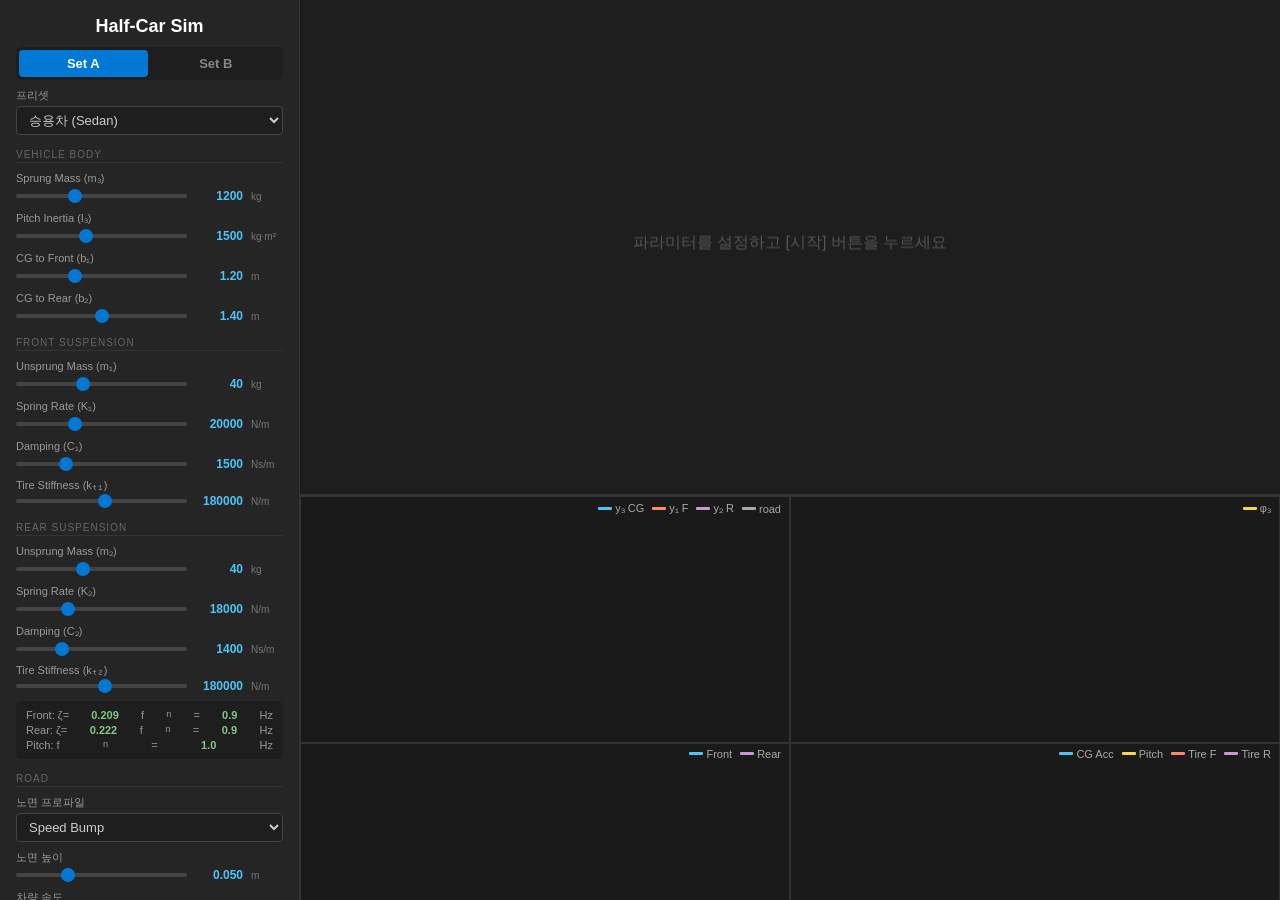
<file: half_car_sim/index.html>
<!DOCTYPE html>
<html lang="ko">
<head>
  <meta charset="UTF-8">
  <meta name="viewport" content="width=device-width, initial-scale=1.0">
  <title>Half-Car Suspension Simulator</title>
  <link rel="stylesheet" href="css/style.css">
</head>
<body>
  <div id="app">
    <!-- Left Panel -->
    <aside id="panel">
      <h1>Half-Car Sim</h1>

      <!-- Config Set Tabs -->
      <div class="config-tabs">
        <button class="config-tab active" data-set="A">Set A</button>
        <button class="config-tab" data-set="B">Set B</button>
      </div>

      <!-- Preset -->
      <div class="param-group">
        <label>프리셋</label>
        <select id="preset-select">
          <option value="sedan">승용차 (Sedan)</option>
          <option value="suv">SUV</option>
          <option value="sports">스포츠카</option>
          <option value="custom">사용자 정의</option>
        </select>
      </div>

      <!-- Vehicle Body -->
      <div class="section-header">Vehicle Body</div>
      <div class="param-group">
        <label>Sprung Mass (m₃)</label>
        <div class="slider-row">
          <input type="range" id="param-m3" min="800" max="2000" step="50" value="1200">
          <span class="param-val" id="val-m3">1200</span><span class="unit">kg</span>
        </div>
      </div>
      <div class="param-group">
        <label>Pitch Inertia (I₃)</label>
        <div class="slider-row">
          <input type="range" id="param-I3" min="500" max="3000" step="50" value="1500">
          <span class="param-val" id="val-I3">1500</span><span class="unit">kg·m²</span>
        </div>
      </div>
      <div class="param-group">
        <label>CG to Front (b₁)</label>
        <div class="slider-row">
          <input type="range" id="param-b1" min="0.8" max="2.0" step="0.05" value="1.2">
          <span class="param-val" id="val-b1">1.20</span><span class="unit">m</span>
        </div>
      </div>
      <div class="param-group">
        <label>CG to Rear (b₂)</label>
        <div class="slider-row">
          <input type="range" id="param-b2" min="0.8" max="2.0" step="0.05" value="1.4">
          <span class="param-val" id="val-b2">1.40</span><span class="unit">m</span>
        </div>
      </div>

      <!-- Front Suspension -->
      <div class="section-header">Front Suspension</div>
      <div class="param-group">
        <label>Unsprung Mass (m₁)</label>
        <div class="slider-row">
          <input type="range" id="param-m1" min="15" max="80" step="1" value="40">
          <span class="param-val" id="val-m1">40</span><span class="unit">kg</span>
        </div>
      </div>
      <div class="param-group">
        <label>Spring Rate (K₁)</label>
        <div class="slider-row">
          <input type="range" id="param-K1" min="5000" max="50000" step="500" value="20000">
          <span class="param-val" id="val-K1">20000</span><span class="unit">N/m</span>
        </div>
      </div>
      <div class="param-group">
        <label>Damping (C₁)</label>
        <div class="slider-row">
          <input type="range" id="param-C1" min="200" max="5000" step="50" value="1500">
          <span class="param-val" id="val-C1">1500</span><span class="unit">Ns/m</span>
        </div>
      </div>
      <div class="param-group">
        <label>Tire Stiffness (kₜ₁)</label>
        <div class="slider-row">
          <input type="range" id="param-kt1" min="50000" max="300000" step="5000" value="180000">
          <span class="param-val" id="val-kt1">180000</span><span class="unit">N/m</span>
        </div>
      </div>

      <!-- Rear Suspension -->
      <div class="section-header">Rear Suspension</div>
      <div class="param-group">
        <label>Unsprung Mass (m₂)</label>
        <div class="slider-row">
          <input type="range" id="param-m2" min="15" max="80" step="1" value="40">
          <span class="param-val" id="val-m2">40</span><span class="unit">kg</span>
        </div>
      </div>
      <div class="param-group">
        <label>Spring Rate (K₂)</label>
        <div class="slider-row">
          <input type="range" id="param-K2" min="5000" max="50000" step="500" value="18000">
          <span class="param-val" id="val-K2">18000</span><span class="unit">N/m</span>
        </div>
      </div>
      <div class="param-group">
        <label>Damping (C₂)</label>
        <div class="slider-row">
          <input type="range" id="param-C2" min="200" max="5000" step="50" value="1400">
          <span class="param-val" id="val-C2">1400</span><span class="unit">Ns/m</span>
        </div>
      </div>
      <div class="param-group">
        <label>Tire Stiffness (kₜ₂)</label>
        <div class="slider-row">
          <input type="range" id="param-kt2" min="50000" max="300000" step="5000" value="180000">
          <span class="param-val" id="val-kt2">180000</span><span class="unit">N/m</span>
        </div>
      </div>

      <!-- Derived info -->
      <div class="derived-info">
        <div>Front: ζ=<strong id="zeta-f">0.000</strong> f<sub>n</sub>=<strong id="fn-f">0.0</strong>Hz</div>
        <div>Rear: ζ=<strong id="zeta-r">0.000</strong> f<sub>n</sub>=<strong id="fn-r">0.0</strong>Hz</div>
        <div>Pitch: f<sub>n</sub>=<strong id="fn-pitch">0.0</strong>Hz</div>
      </div>

      <!-- Road profile -->
      <div class="section-header">Road</div>
      <div class="param-group">
        <label>노면 프로파일</label>
        <select id="road-select">
          <option value="bump">Speed Bump</option>
          <option value="step">단차 (Step)</option>
          <option value="sine">Sine Wave</option>
          <option value="random">Random</option>
        </select>
      </div>
      <div class="param-group">
        <label>노면 높이</label>
        <div class="slider-row">
          <input type="range" id="param-road-h" min="0.01" max="0.15" step="0.005" value="0.05">
          <span class="param-val" id="val-road-h">0.050</span><span class="unit">m</span>
        </div>
      </div>
      <div class="param-group">
        <label>차량 속도</label>
        <div class="slider-row">
          <input type="range" id="param-speed" min="10" max="120" step="5" value="60">
          <span class="param-val" id="val-speed">60</span><span class="unit">km/h</span>
        </div>
      </div>

      <!-- Compare toggle -->
      <div class="param-group">
        <label class="checkbox-label">
          <input type="checkbox" id="compare-toggle">
          비교 모드 (Set A vs B)
        </label>
      </div>

      <!-- Controls -->
      <div class="controls">
        <button class="btn-primary" id="btn-start">&#9654; 시작</button>
        <button class="btn-secondary" id="btn-reset">&#8634; 리셋</button>
      </div>

      <!-- Ride Comfort -->
      <div id="comfort-panel">
        <h3>Ride Comfort</h3>
        <div class="comfort-row">
          <span class="comfort-label has-tooltip" data-tooltip="cg-acc">CG Vertical Accel.</span>
          <span class="comfort-value" id="comfort-cg-acc">-</span>
          <div class="tooltip-box" id="tip-cg-acc">
            <strong>RMS CG Vertical Acceleration</strong><br>
            a<sub>RMS</sub> = &radic;( (1/T) &int; &yuml;<sub>3</sub>(t)&sup2; dt )<br><br>
            무게중심 수직 가속도의 RMS 값.<br>
            승차감 핵심 지표 (ISO 2631).
          </div>
        </div>
        <div class="comfort-row">
          <span class="comfort-label has-tooltip" data-tooltip="pitch-acc">Pitch Accel.</span>
          <span class="comfort-value" id="comfort-pitch-acc">-</span>
          <div class="tooltip-box" id="tip-pitch-acc">
            <strong>RMS Pitch Angular Acceleration</strong><br>
            &phi;&#776;<sub>RMS</sub> = &radic;( (1/T) &int; &phi;&#776;<sub>3</sub>(t)&sup2; dt )<br><br>
            피치 각가속도의 RMS 값.<br>
            전후 쏠림 체감과 관련.
          </div>
        </div>
        <div class="comfort-row">
          <span class="comfort-label has-tooltip" data-tooltip="rattle-f">Rattle Space (F)</span>
          <span class="comfort-value" id="comfort-rattle-f">-</span>
          <div class="tooltip-box" id="tip-rattle-f">
            <strong>Front Suspension Deflection</strong><br>
            RS<sub>f</sub> = y₃ - b₁&phi;₃ - y₁<br><br>
            전방 현가 스트로크 (RMS / Peak).<br>
            범프스톱 접촉 위험 판단.
          </div>
        </div>
        <div class="comfort-row">
          <span class="comfort-label has-tooltip" data-tooltip="rattle-r">Rattle Space (R)</span>
          <span class="comfort-value" id="comfort-rattle-r">-</span>
          <div class="tooltip-box" id="tip-rattle-r">
            <strong>Rear Suspension Deflection</strong><br>
            RS<sub>r</sub> = y₃ + b₂&phi;₃ - y₂<br><br>
            후방 현가 스트로크 (RMS / Peak).<br>
            범프스톱 접촉 위험 판단.
          </div>
        </div>
        <div class="comfort-row">
          <span class="comfort-label has-tooltip" data-tooltip="tire-f">Tire Defl. (F)</span>
          <span class="comfort-value" id="comfort-tire-f">-</span>
          <div class="tooltip-box" id="tip-tire-f">
            <strong>Front Tire Deflection</strong><br>
            TD<sub>f</sub> = y₁ - u₁<br><br>
            전방 타이어 동적 변형량.<br>
            접지력 상실 위험 판단.
          </div>
        </div>
        <div class="comfort-row">
          <span class="comfort-label has-tooltip" data-tooltip="tire-r">Tire Defl. (R)</span>
          <span class="comfort-value" id="comfort-tire-r">-</span>
          <div class="tooltip-box" id="tip-tire-r">
            <strong>Rear Tire Deflection</strong><br>
            TD<sub>r</sub> = y₂ - u₂<br><br>
            후방 타이어 동적 변형량.<br>
            접지력 상실 위험 판단.
          </div>
        </div>
      </div>
    </aside>

    <!-- Main content -->
    <main id="main">
      <div id="anim-container">
        <canvas id="anim-canvas"></canvas>
      </div>
      <div id="graphs-area">
        <div class="graph-cell" id="disp-container">
          <canvas id="disp-canvas"></canvas>
          <div class="graph-legend">
            <span class="legend-item"><span class="legend-color" style="background:#4fc3f7"></span>y₃ CG</span>
            <span class="legend-item"><span class="legend-color" style="background:#ff8a65"></span>y₁ F</span>
            <span class="legend-item"><span class="legend-color" style="background:#ce93d8"></span>y₂ R</span>
            <span class="legend-item"><span class="legend-color" style="background:#aaa"></span>road</span>
            <span class="legend-item compare-legend"><span class="legend-color" style="background:#81c784"></span>y₃ B</span>
          </div>
        </div>
        <div class="graph-cell" id="pitch-container">
          <canvas id="pitch-canvas"></canvas>
          <div class="graph-legend">
            <span class="legend-item"><span class="legend-color" style="background:#ffd54f"></span>φ₃</span>
            <span class="legend-item compare-legend"><span class="legend-color" style="background:#ffab40"></span>φ₃ B</span>
          </div>
        </div>
        <div class="graph-cell" id="stroke-container">
          <canvas id="stroke-canvas"></canvas>
          <div class="graph-legend">
            <span class="legend-item"><span class="legend-color" style="background:#4fc3f7"></span>Front</span>
            <span class="legend-item"><span class="legend-color" style="background:#ce93d8"></span>Rear</span>
            <span class="legend-item compare-legend"><span class="legend-color" style="background:#81c784"></span>F-B</span>
            <span class="legend-item compare-legend"><span class="legend-color" style="background:#ffb74d"></span>R-B</span>
          </div>
        </div>
        <div class="graph-cell" id="freq-container">
          <canvas id="freq-canvas"></canvas>
          <div class="graph-legend">
            <span class="legend-item"><span class="legend-color" style="background:#4fc3f7"></span>CG Acc</span>
            <span class="legend-item"><span class="legend-color" style="background:#ffd54f"></span>Pitch</span>
            <span class="legend-item"><span class="legend-color" style="background:#ff8a65"></span>Tire F</span>
            <span class="legend-item"><span class="legend-color" style="background:#ce93d8"></span>Tire R</span>
          </div>
        </div>
      </div>
    </main>
  </div>

  <script type="module" src="js/main.js"></script>
</body>
</html>
</file>
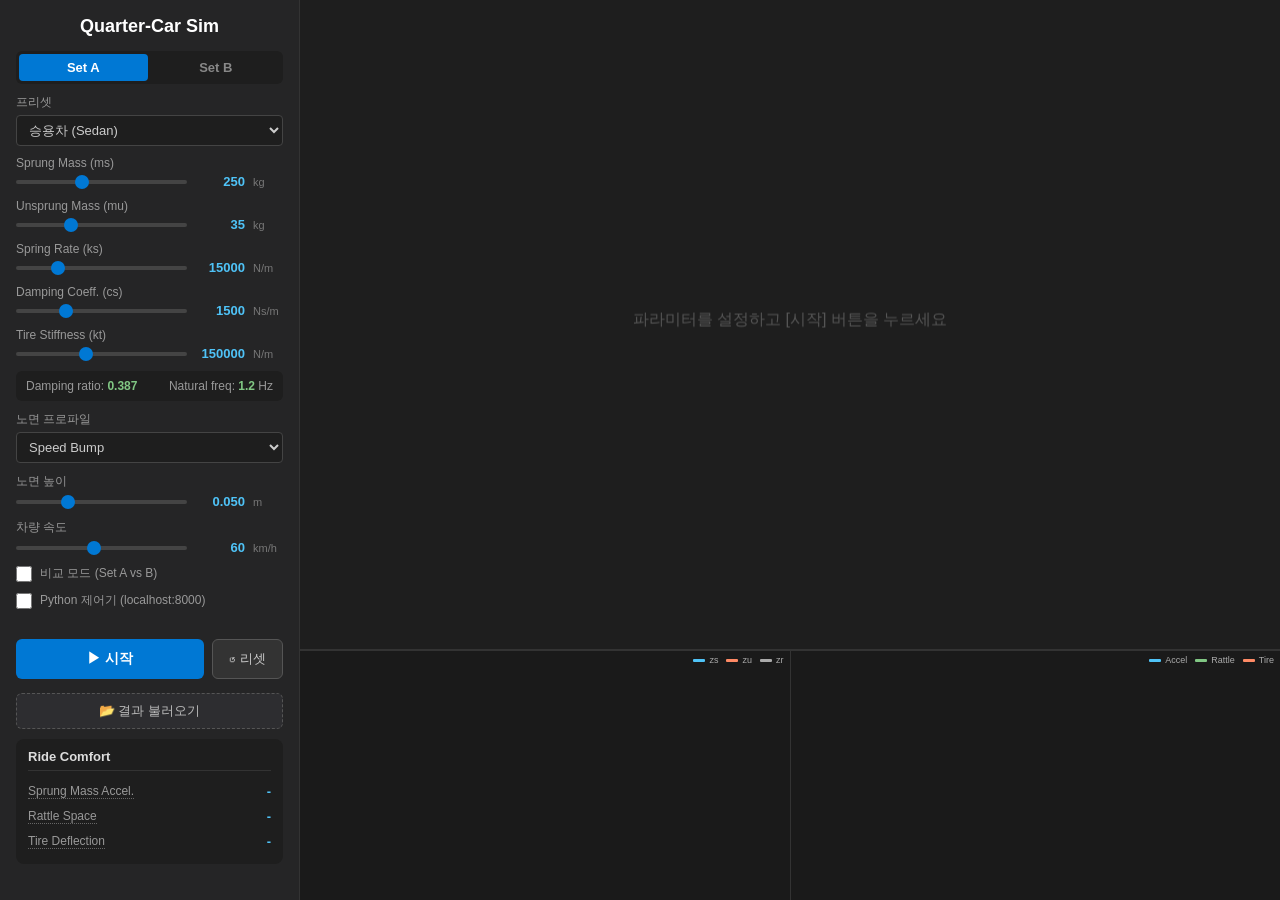
<file: quarter_car_sim/index.html>
<!DOCTYPE html>
<html lang="ko">
<head>
  <meta charset="UTF-8">
  <meta name="viewport" content="width=device-width, initial-scale=1.0">
  <title>Quarter-Car Suspension Simulator</title>
  <link rel="stylesheet" href="css/style.css">
</head>
<body>
  <div id="app">
    <!-- Left Panel -->
    <aside id="panel">
      <h1>Quarter-Car Sim</h1>

      <!-- Config Set Tabs -->
      <div class="config-tabs">
        <button class="config-tab active" data-set="A">Set A</button>
        <button class="config-tab" data-set="B">Set B</button>
      </div>

      <!-- Preset -->
      <div class="param-group">
        <label>프리셋</label>
        <select id="preset-select">
          <option value="sedan">승용차 (Sedan)</option>
          <option value="suv">SUV</option>
          <option value="racing">레이싱카</option>
          <option value="custom">사용자 정의</option>
        </select>
      </div>

      <!-- Parameters -->
      <div class="param-group">
        <label>Sprung Mass (ms)</label>
        <div class="slider-row">
          <input type="range" id="param-ms" min="100" max="500" step="5" value="250">
          <span class="param-val" id="val-ms">250</span><span class="unit">kg</span>
        </div>
      </div>
      <div class="param-group">
        <label>Unsprung Mass (mu)</label>
        <div class="slider-row">
          <input type="range" id="param-mu" min="15" max="80" step="1" value="35">
          <span class="param-val" id="val-mu">35</span><span class="unit">kg</span>
        </div>
      </div>
      <div class="param-group">
        <label>Spring Rate (ks)</label>
        <div class="slider-row">
          <input type="range" id="param-ks" min="5000" max="50000" step="500" value="15000">
          <span class="param-val" id="val-ks">15000</span><span class="unit">N/m</span>
        </div>
      </div>
      <div class="param-group">
        <label>Damping Coeff. (cs)</label>
        <div class="slider-row">
          <input type="range" id="param-cs" min="200" max="5000" step="50" value="1500">
          <span class="param-val" id="val-cs">1500</span><span class="unit">Ns/m</span>
        </div>
      </div>
      <div class="param-group">
        <label>Tire Stiffness (kt)</label>
        <div class="slider-row">
          <input type="range" id="param-kt" min="50000" max="300000" step="5000" value="150000">
          <span class="param-val" id="val-kt">150000</span><span class="unit">N/m</span>
        </div>
      </div>

      <!-- Derived info -->
      <div class="derived-info">
        <span>Damping ratio: <strong id="damping-ratio">0.00</strong></span>
        <span>Natural freq: <strong id="natural-freq">0.0</strong> Hz</span>
      </div>

      <!-- Road profile -->
      <div class="param-group">
        <label>노면 프로파일</label>
        <select id="road-select">
          <option value="bump">Speed Bump</option>
          <option value="step">단차 (Step)</option>
          <option value="sine">Sine Wave</option>
          <option value="random">Random</option>
        </select>
      </div>
      <div class="param-group">
        <label>노면 높이</label>
        <div class="slider-row">
          <input type="range" id="param-road-h" min="0.01" max="0.15" step="0.005" value="0.05">
          <span class="param-val" id="val-road-h">0.050</span><span class="unit">m</span>
        </div>
      </div>
      <div class="param-group">
        <label>차량 속도</label>
        <div class="slider-row">
          <input type="range" id="param-speed" min="10" max="120" step="5" value="60">
          <span class="param-val" id="val-speed">60</span><span class="unit">km/h</span>
        </div>
      </div>

      <!-- Compare toggle -->
      <div class="param-group">
        <label class="checkbox-label">
          <input type="checkbox" id="compare-toggle">
          비교 모드 (Set A vs B)
        </label>
      </div>

      <!-- Python controller toggle -->
      <div class="param-group">
        <label class="checkbox-label">
          <input type="checkbox" id="python-toggle">
          Python 제어기 (localhost:8000)
        </label>
        <div id="python-status" class="server-status"></div>
      </div>

      <!-- Controls -->
      <div class="controls">
        <button class="btn-primary" id="btn-start">&#9654; 시작</button>
        <button class="btn-secondary" id="btn-reset">&#8634; 리셋</button>
      </div>

      <!-- Load external result -->
      <div class="controls" style="margin-top:4px">
        <button class="btn-load" id="btn-load-json">&#128194; 결과 불러오기</button>
        <input type="file" id="json-file-input" accept=".json" style="display:none">
      </div>
      <div id="loaded-info" class="loaded-info" style="display:none">
        <span id="loaded-label"></span>
        <button id="btn-clear-loaded" class="btn-clear">&times;</button>
      </div>

      <!-- Ride Comfort -->
      <div id="comfort-panel">
        <h3>Ride Comfort</h3>
        <div class="comfort-row">
          <span class="comfort-label has-tooltip" data-tooltip="sprung-acc">Sprung Mass Accel.</span>
          <span class="comfort-value" id="comfort-sprung-acc">-</span>
          <div class="tooltip-box" id="tip-sprung-acc">
            <strong>RMS Sprung Mass Acceleration</strong><br>
            a<sub>RMS</sub> = &radic;( (1/T) &int;<sub>0</sub><sup>T</sup> z&#776;<sub>s</sub>(t)&sup2; dt )<br><br>
            차체 수직 가속도의 RMS 값.<br>
            값이 작을수록 승차감이 좋음.
          </div>
        </div>
        <div class="comfort-row">
          <span class="comfort-label has-tooltip" data-tooltip="rattle">Rattle Space</span>
          <span class="comfort-value" id="comfort-rattle">-</span>
          <div class="tooltip-box" id="tip-rattle">
            <strong>Rattle Space (Suspension Deflection)</strong><br>
            RS<sub>RMS</sub> = &radic;( (1/T) &int;<sub>0</sub><sup>T</sup> (z<sub>s</sub> - z<sub>u</sub>)&sup2; dt )<br>
            RS<sub>max</sub> = max|z<sub>s</sub>(t) - z<sub>u</sub>(t)|<br><br>
            차체와 휠 사이 상대 변위.<br>
            서스펜션 스트로크 한계를 초과하면<br>
            범퍼에 충돌 (jounce/rebound bump).
          </div>
        </div>
        <div class="comfort-row">
          <span class="comfort-label has-tooltip" data-tooltip="tire-def">Tire Deflection</span>
          <span class="comfort-value" id="comfort-tire-def">-</span>
          <div class="tooltip-box" id="tip-tire-def">
            <strong>Tire Deflection</strong><br>
            TD<sub>RMS</sub> = &radic;( (1/T) &int;<sub>0</sub><sup>T</sup> (z<sub>u</sub> - z<sub>r</sub>)&sup2; dt )<br>
            TD<sub>max</sub> = max|z<sub>u</sub>(t) - z<sub>r</sub>(t)|<br><br>
            타이어 동적 변형량.<br>
            정하중 대비 크면 접지력 상실 위험.
          </div>
        </div>
      </div>
    </aside>

    <!-- Main content -->
    <main id="main">
      <div id="anim-container">
        <canvas id="anim-canvas"></canvas>
      </div>
      <div id="graphs-area">
        <div id="graph-container">
          <canvas id="graph-canvas"></canvas>
          <div id="graph-legend">
            <span class="legend-item"><span class="legend-color" style="background:#4fc3f7"></span>zs</span>
            <span class="legend-item"><span class="legend-color" style="background:#ff8a65"></span>zu</span>
            <span class="legend-item"><span class="legend-color" style="background:#aaa"></span>zr</span>
            <span class="legend-item compare-legend"><span class="legend-color" style="background:#81c784"></span>zs B</span>
            <span class="legend-item compare-legend"><span class="legend-color" style="background:#ffb74d"></span>zu B</span>
          </div>
        </div>
        <div id="force-container" style="display:none">
          <canvas id="force-canvas"></canvas>
          <div id="force-legend">
            <span class="legend-item"><span class="legend-color" style="background:#ffd54f"></span>u(t)</span>
          </div>
        </div>
        <div id="freq-container">
          <canvas id="freq-canvas"></canvas>
          <div id="freq-legend">
            <span class="legend-item"><span class="legend-color" style="background:#4fc3f7"></span>Accel</span>
            <span class="legend-item"><span class="legend-color" style="background:#81c784"></span>Rattle</span>
            <span class="legend-item"><span class="legend-color" style="background:#ff8a65"></span>Tire</span>
            <span class="legend-item compare-legend"><span class="legend-color" style="background:#4fc3f7;opacity:0.35"></span>B</span>
            <span class="legend-item compare-legend"><span class="legend-color" style="background:#81c784;opacity:0.35"></span>B</span>
            <span class="legend-item compare-legend"><span class="legend-color" style="background:#ff8a65;opacity:0.35"></span>B</span>
          </div>
        </div>
      </div>
    </main>
  </div>

  <script type="module" src="js/main.js"></script>
</body>
</html>
</file>
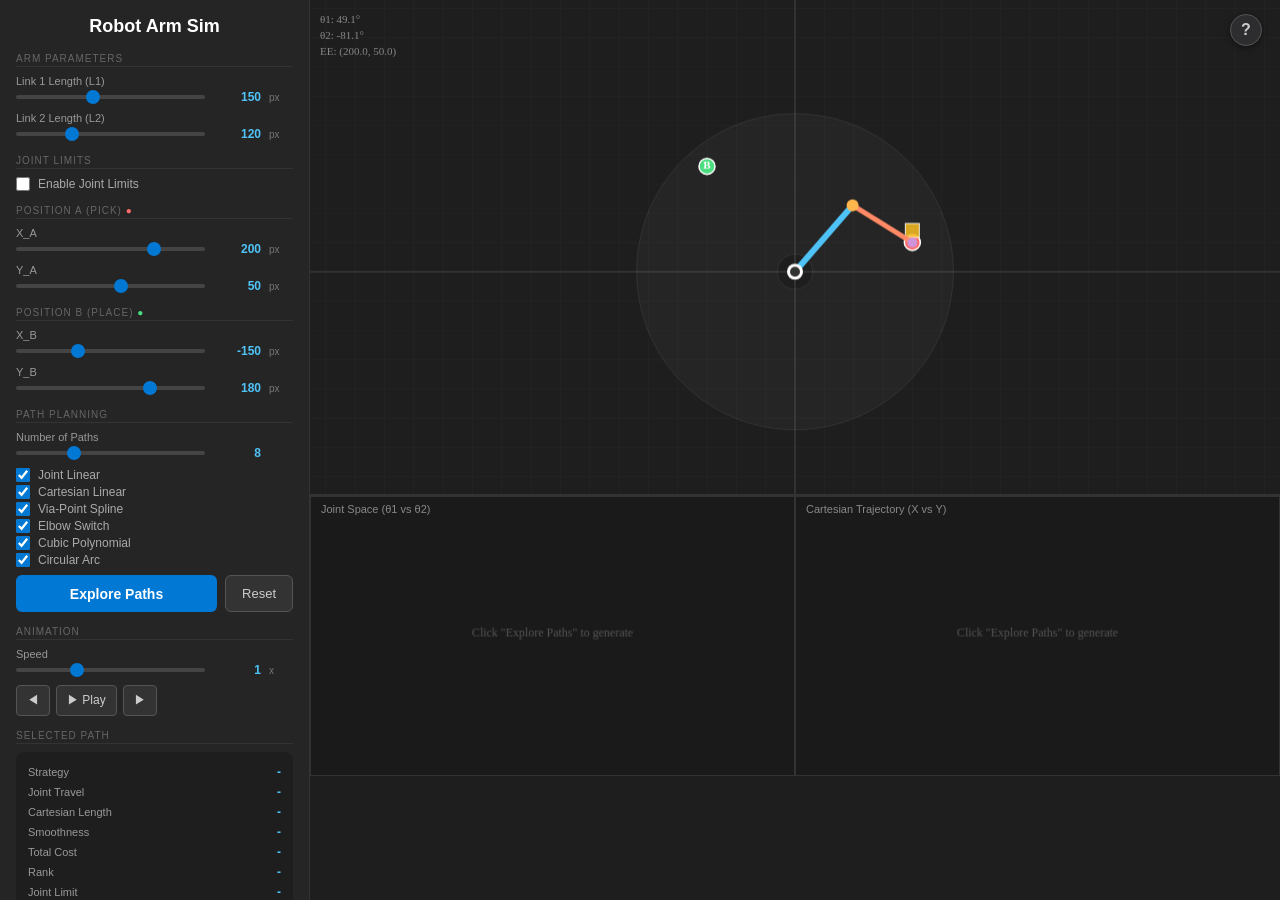
<file: robot_arm_sim/index.html>
<!DOCTYPE html>
<html lang="ko">
<head>
  <meta charset="UTF-8" />
  <meta name="viewport" content="width=device-width, initial-scale=1.0" />
  <title>2D Robot Arm Simulator</title>
  <link rel="stylesheet" href="css/style.css" />
</head>
<body>
<div id="app">
  <!-- Left Panel -->
  <aside id="panel">
    <h1>Robot Arm Sim</h1>

    <!-- Arm Parameters -->
    <div class="section-header">Arm Parameters</div>
    <div class="param-group">
      <label>Link 1 Length (L1)</label>
      <div class="slider-row">
        <input type="range" id="param-L1" min="50" max="300" step="5" value="150" />
        <span class="param-val" data-val-L1>150</span>
        <span class="unit">px</span>
      </div>
    </div>
    <div class="param-group">
      <label>Link 2 Length (L2)</label>
      <div class="slider-row">
        <input type="range" id="param-L2" min="50" max="300" step="5" value="120" />
        <span class="param-val" data-val-L2>120</span>
        <span class="unit">px</span>
      </div>
    </div>

    <!-- Joint Limits -->
    <div class="section-header">Joint Limits</div>
    <label class="checkbox-label"><input type="checkbox" id="cb-joint-limits" /> Enable Joint Limits</label>
    <div id="joint-limits-group" class="joint-limits-hidden">
      <div class="param-group">
        <label>θ1 min</label>
        <div class="slider-row">
          <input type="range" id="param-t1min" min="-180" max="180" step="5" value="-135" />
          <span class="param-val" data-val-t1min>-135</span>
          <span class="unit">°</span>
        </div>
      </div>
      <div class="param-group">
        <label>θ1 max</label>
        <div class="slider-row">
          <input type="range" id="param-t1max" min="-180" max="180" step="5" value="135" />
          <span class="param-val" data-val-t1max>135</span>
          <span class="unit">°</span>
        </div>
      </div>
      <div class="param-group">
        <label>θ2 min</label>
        <div class="slider-row">
          <input type="range" id="param-t2min" min="-180" max="180" step="5" value="-150" />
          <span class="param-val" data-val-t2min>-150</span>
          <span class="unit">°</span>
        </div>
      </div>
      <div class="param-group">
        <label>θ2 max</label>
        <div class="slider-row">
          <input type="range" id="param-t2max" min="-180" max="180" step="5" value="150" />
          <span class="param-val" data-val-t2max>150</span>
          <span class="unit">°</span>
        </div>
      </div>
    </div>

    <!-- Position A -->
    <div class="section-header">Position A (Pick) <span style="color:#ff6b6b;">&#9679;</span></div>
    <div class="param-group">
      <label>X_A</label>
      <div class="slider-row">
        <input type="range" id="param-xA" min="-400" max="400" step="5" value="200" />
        <span class="param-val" data-val-xA>200</span>
        <span class="unit">px</span>
      </div>
    </div>
    <div class="param-group">
      <label>Y_A</label>
      <div class="slider-row">
        <input type="range" id="param-yA" min="-400" max="400" step="5" value="50" />
        <span class="param-val" data-val-yA>50</span>
        <span class="unit">px</span>
      </div>
    </div>

    <!-- Position B -->
    <div class="section-header">Position B (Place) <span style="color:#4ade80;">&#9679;</span></div>
    <div class="param-group">
      <label>X_B</label>
      <div class="slider-row">
        <input type="range" id="param-xB" min="-400" max="400" step="5" value="-150" />
        <span class="param-val" data-val-xB>-150</span>
        <span class="unit">px</span>
      </div>
    </div>
    <div class="param-group">
      <label>Y_B</label>
      <div class="slider-row">
        <input type="range" id="param-yB" min="-400" max="400" step="5" value="180" />
        <span class="param-val" data-val-yB>180</span>
        <span class="unit">px</span>
      </div>
    </div>

    <!-- Reachability Warning -->
    <div id="warning-msg" class="warning"></div>

    <!-- Path Planning -->
    <div class="section-header">Path Planning</div>
    <div class="param-group">
      <label>Number of Paths</label>
      <div class="slider-row">
        <input type="range" id="param-numPaths" min="3" max="20" step="1" value="8" />
        <span class="param-val" data-val-numPaths>8</span>
        <span class="unit"></span>
      </div>
    </div>

    <div class="strategy-checks">
      <label class="checkbox-label"><input type="checkbox" data-strategy="jointLinear" checked /> Joint Linear</label>
      <label class="checkbox-label"><input type="checkbox" data-strategy="cartesianLinear" checked /> Cartesian Linear</label>
      <label class="checkbox-label"><input type="checkbox" data-strategy="viaPoint" checked /> Via-Point Spline</label>
      <label class="checkbox-label"><input type="checkbox" data-strategy="elbowSwitch" checked /> Elbow Switch</label>
      <label class="checkbox-label"><input type="checkbox" data-strategy="cubicPoly" checked /> Cubic Polynomial</label>
      <label class="checkbox-label"><input type="checkbox" data-strategy="circularArc" checked /> Circular Arc</label>
    </div>

    <div class="controls">
      <button id="btn-explore" class="btn-primary">Explore Paths</button>
      <button id="btn-reset" class="btn-secondary">Reset</button>
    </div>

    <!-- Animation Controls -->
    <div class="section-header">Animation</div>
    <div class="param-group">
      <label>Speed</label>
      <div class="slider-row">
        <input type="range" id="param-speed" min="0.1" max="3.0" step="0.1" value="1.0" />
        <span class="param-val" data-val-speed>1.0</span>
        <span class="unit">x</span>
      </div>
    </div>
    <div class="anim-controls">
      <button id="btn-prev" title="Previous path">&#9664;</button>
      <button id="btn-play" title="Play/Stop">&#9654; Play</button>
      <button id="btn-next" title="Next path">&#9654;</button>
    </div>

    <!-- Results -->
    <div class="section-header">Selected Path</div>
    <div id="results-panel">
      <div class="result-row"><span class="result-label">Strategy</span><span class="result-value" id="res-strategy">-</span></div>
      <div class="result-row"><span class="result-label">Joint Travel</span><span class="result-value" id="res-joint-travel">-</span></div>
      <div class="result-row"><span class="result-label">Cartesian Length</span><span class="result-value" id="res-cartesian-len">-</span></div>
      <div class="result-row"><span class="result-label">Smoothness</span><span class="result-value" id="res-smoothness">-</span></div>
      <div class="result-row"><span class="result-label">Total Cost</span><span class="result-value" id="res-cost">-</span></div>
      <div class="result-row"><span class="result-label">Rank</span><span class="result-value" id="res-rank">-</span></div>
      <div class="result-row"><span class="result-label">Joint Limit</span><span class="result-value" id="res-limit-status">-</span></div>
    </div>

    <div class="controls">
      <button id="btn-export-csv" class="btn-secondary" disabled>Export Selected Path as CSV</button>
    </div>

    <!-- Path List -->
    <div class="section-header">All Paths</div>
    <div id="path-list-container"></div>
  </aside>

  <!-- Main Content -->
  <div id="main">
    <button id="btn-help" title="About this program" aria-label="Help">?</button>
    <div id="anim-container">
      <canvas id="anim-canvas"></canvas>
    </div>
    <div id="graphs-area">
      <div class="graph-cell">
        <span class="graph-title">Joint Space (θ1 vs θ2)</span>
        <canvas id="graph-joint"></canvas>
      </div>
      <div class="graph-cell">
        <span class="graph-title">Cartesian Trajectory (X vs Y)</span>
        <canvas id="graph-cartesian"></canvas>
      </div>
    </div>
  </div>
</div>

<!-- Help modal -->
<div id="help-overlay" class="help-hidden" role="dialog" aria-modal="true" aria-labelledby="help-title">
  <div id="help-modal">
    <button id="help-close" title="Close" aria-label="Close">&times;</button>
    <div id="help-content"></div>
  </div>
</div>

<script type="module" src="js/main.js"></script>
</body>
</html>
</file>
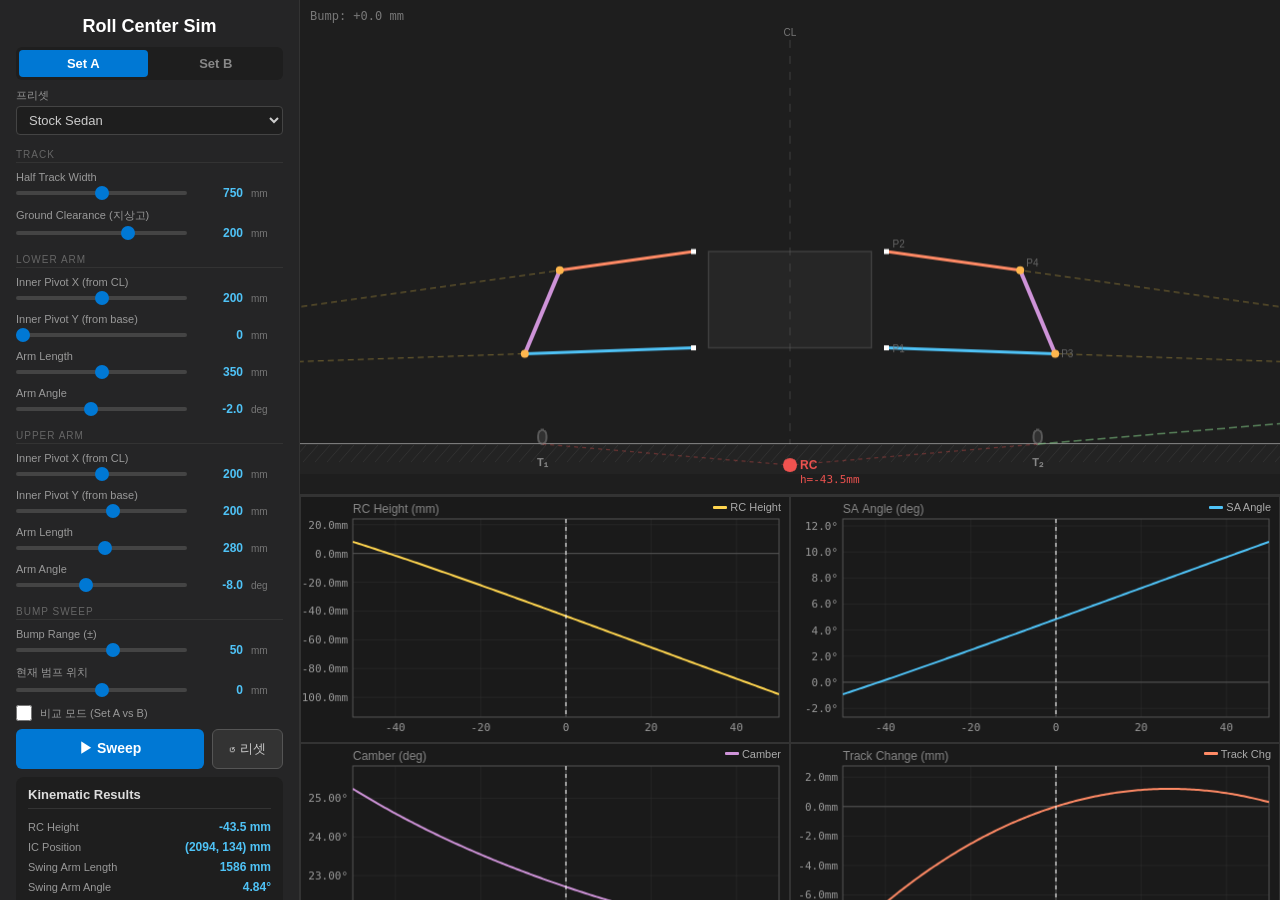
<file: roll_center_sim/index.html>
<!DOCTYPE html>
<html lang="ko">
<head>
  <meta charset="UTF-8">
  <meta name="viewport" content="width=device-width, initial-scale=1.0">
  <title>Roll Center Simulator</title>
  <link rel="stylesheet" href="css/style.css">
</head>
<body>
  <div id="app">
    <aside id="panel">
      <h1>Roll Center Sim</h1>

      <div class="config-tabs">
        <button class="config-tab active" data-set="A">Set A</button>
        <button class="config-tab" data-set="B">Set B</button>
      </div>

      <div class="param-group">
        <label>프리셋</label>
        <select id="preset-select">
          <option value="stock-sedan">Stock Sedan</option>
          <option value="lowered">Lowered</option>
          <option value="high-rc">High Roll Center</option>
          <option value="parallel">Parallel Arms</option>
          <option value="custom">사용자 정의</option>
        </select>
      </div>

      <!-- Track -->
      <div class="section-header">Track</div>
      <div class="param-group">
        <label>Half Track Width</label>
        <div class="slider-row">
          <input type="range" id="param-halfTrack" min="600" max="900" step="5" value="750">
          <span class="param-val" id="val-halfTrack">750</span><span class="unit">mm</span>
        </div>
      </div>
      <div class="param-group">
        <label>Ground Clearance (지상고)</label>
        <div class="slider-row">
          <input type="range" id="param-bodyHeight" min="0" max="300" step="5" value="200">
          <span class="param-val" id="val-bodyHeight">200</span><span class="unit">mm</span>
        </div>
      </div>

      <!-- Lower Arm -->
      <div class="section-header">Lower Arm</div>
      <div class="param-group">
        <label>Inner Pivot X (from CL)</label>
        <div class="slider-row">
          <input type="range" id="param-lowerPivotX" min="0" max="400" step="5" value="200">
          <span class="param-val" id="val-lowerPivotX">200</span><span class="unit">mm</span>
        </div>
      </div>
      <div class="param-group">
        <label>Inner Pivot Y (from base)</label>
        <div class="slider-row">
          <input type="range" id="param-lowerPivotY" min="0" max="200" step="5" value="0">
          <span class="param-val" id="val-lowerPivotY">0</span><span class="unit">mm</span>
        </div>
      </div>
      <div class="param-group">
        <label>Arm Length</label>
        <div class="slider-row">
          <input type="range" id="param-lowerArmLen" min="200" max="500" step="5" value="350">
          <span class="param-val" id="val-lowerArmLen">350</span><span class="unit">mm</span>
        </div>
      </div>
      <div class="param-group">
        <label>Arm Angle</label>
        <div class="slider-row">
          <input type="range" id="param-lowerArmAngle" min="-15" max="15" step="0.5" value="-2">
          <span class="param-val" id="val-lowerArmAngle">-2.0</span><span class="unit">deg</span>
        </div>
      </div>

      <!-- Upper Arm -->
      <div class="section-header">Upper Arm</div>
      <div class="param-group">
        <label>Inner Pivot X (from CL)</label>
        <div class="slider-row">
          <input type="range" id="param-upperPivotX" min="0" max="400" step="5" value="200">
          <span class="param-val" id="val-upperPivotX">200</span><span class="unit">mm</span>
        </div>
      </div>
      <div class="param-group">
        <label>Inner Pivot Y (from base)</label>
        <div class="slider-row">
          <input type="range" id="param-upperPivotY" min="0" max="350" step="5" value="200">
          <span class="param-val" id="val-upperPivotY">200</span><span class="unit">mm</span>
        </div>
      </div>
      <div class="param-group">
        <label>Arm Length</label>
        <div class="slider-row">
          <input type="range" id="param-upperArmLen" min="150" max="400" step="5" value="280">
          <span class="param-val" id="val-upperArmLen">280</span><span class="unit">mm</span>
        </div>
      </div>
      <div class="param-group">
        <label>Arm Angle</label>
        <div class="slider-row">
          <input type="range" id="param-upperArmAngle" min="-20" max="10" step="0.5" value="-8">
          <span class="param-val" id="val-upperArmAngle">-8.0</span><span class="unit">deg</span>
        </div>
      </div>

      <!-- Bump -->
      <div class="section-header">Bump Sweep</div>
      <div class="param-group">
        <label>Bump Range (±)</label>
        <div class="slider-row">
          <input type="range" id="param-bumpRange" min="10" max="80" step="5" value="50">
          <span class="param-val" id="val-bumpRange">50</span><span class="unit">mm</span>
        </div>
      </div>
      <div class="param-group">
        <label>현재 범프 위치</label>
        <div class="slider-row">
          <input type="range" id="param-bumpPos" min="-50" max="50" step="1" value="0">
          <span class="param-val" id="val-bumpPos">0</span><span class="unit">mm</span>
        </div>
      </div>

      <!-- Compare toggle -->
      <div class="param-group">
        <label class="checkbox-label">
          <input type="checkbox" id="compare-toggle">
          비교 모드 (Set A vs B)
        </label>
      </div>

      <!-- Controls -->
      <div class="controls">
        <button class="btn-primary" id="btn-start">&#9654; Sweep</button>
        <button class="btn-secondary" id="btn-reset">&#8634; 리셋</button>
      </div>

      <!-- Kinematic Results -->
      <div id="results-panel">
        <h3>Kinematic Results</h3>
        <div class="result-row"><span class="result-label">RC Height</span><span class="result-value" id="res-rc-height">-</span></div>
        <div class="result-row"><span class="result-label">IC Position</span><span class="result-value" id="res-ic-pos">-</span></div>
        <div class="result-row"><span class="result-label">Swing Arm Length</span><span class="result-value" id="res-sa-length">-</span></div>
        <div class="result-row"><span class="result-label">Swing Arm Angle</span><span class="result-value" id="res-sa-angle">-</span></div>
        <div class="result-row"><span class="result-label">Camber</span><span class="result-value" id="res-camber">-</span></div>
        <div class="result-row"><span class="result-label">Camber Gain</span><span class="result-value" id="res-camber-gain">-</span></div>
        <div class="result-row"><span class="result-label">KPI</span><span class="result-value" id="res-kpi">-</span></div>
        <div class="result-row"><span class="result-label">Scrub Radius</span><span class="result-value" id="res-scrub-radius">-</span></div>
        <div class="result-row"><span class="result-label">Track Change</span><span class="result-value" id="res-scrub">-</span></div>
      </div>

      <!-- Vehicle Spec (Phase 2 — collapsible) -->
      <div class="param-group">
        <label class="checkbox-label">
          <input type="checkbox" id="vehicle-spec-toggle">
          Vehicle Spec 추가 입력
        </label>
      </div>
      <div id="vehicle-spec-panel" class="collapsible-panel hidden">
        <div class="param-group">
          <label>CG Height</label>
          <div class="slider-row">
            <input type="range" id="param-cgHeight" min="300" max="700" step="10" value="500">
            <span class="param-val" id="val-cgHeight">500</span><span class="unit">mm</span>
          </div>
        </div>
        <div class="param-group">
          <label>Vehicle Mass</label>
          <div class="slider-row">
            <input type="range" id="param-mass" min="800" max="2500" step="50" value="1400">
            <span class="param-val" id="val-mass">1400</span><span class="unit">kg</span>
          </div>
        </div>
        <div class="param-group">
          <label>Lateral G</label>
          <div class="slider-row">
            <input type="range" id="param-latG" min="0.1" max="2.0" step="0.1" value="1.0">
            <span class="param-val" id="val-latG">1.0</span><span class="unit">G</span>
          </div>
        </div>
        <div id="dynamics-results">
          <h3>Load Transfer</h3>
          <div class="result-row"><span class="result-label">Geometric</span><span class="result-value" id="res-geo-transfer">-</span></div>
          <div class="result-row"><span class="result-label">Elastic</span><span class="result-value" id="res-elastic-transfer">-</span></div>
          <div class="result-row"><span class="result-label">Geo Ratio</span><span class="result-value" id="res-geo-ratio">-</span></div>
          <div class="result-row"><span class="result-label">Jacking Force</span><span class="result-value" id="res-jacking">-</span></div>
        </div>
      </div>
    </aside>

    <main id="main">
      <div id="anim-container">
        <canvas id="anim-canvas"></canvas>
      </div>
      <div id="graphs-area">
        <div class="graph-cell" id="rc-height-container">
          <canvas id="rc-height-canvas"></canvas>
          <div class="graph-legend">
            <span class="legend-item"><span class="legend-color" style="background:#ffd54f"></span>RC Height</span>
            <span class="legend-item compare-legend"><span class="legend-color" style="background:#ffab40"></span>B</span>
          </div>
        </div>
        <div class="graph-cell" id="sa-angle-container">
          <canvas id="sa-angle-canvas"></canvas>
          <div class="graph-legend">
            <span class="legend-item"><span class="legend-color" style="background:#4fc3f7"></span>SA Angle</span>
            <span class="legend-item compare-legend"><span class="legend-color" style="background:#81c784"></span>B</span>
          </div>
        </div>
        <div class="graph-cell" id="camber-container">
          <canvas id="camber-canvas"></canvas>
          <div class="graph-legend">
            <span class="legend-item"><span class="legend-color" style="background:#ce93d8"></span>Camber</span>
            <span class="legend-item compare-legend"><span class="legend-color" style="background:#ba68c8"></span>B</span>
          </div>
        </div>
        <div class="graph-cell" id="scrub-container">
          <canvas id="scrub-canvas"></canvas>
          <div class="graph-legend">
            <span class="legend-item"><span class="legend-color" style="background:#ff8a65"></span>Track Chg</span>
            <span class="legend-item compare-legend"><span class="legend-color" style="background:#ffb74d"></span>B</span>
          </div>
        </div>
      </div>
    </main>
  </div>

  <script type="module" src="js/main.js"></script>
</body>
</html>
</file>
<file: half_car_sim/css/style.css>
* {
  margin: 0;
  padding: 0;
  box-sizing: border-box;
}

body {
  font-family: 'Segoe UI', Tahoma, Geneva, Verdana, sans-serif;
  background: #1e1e1e;
  color: #ccc;
  height: 100vh;
  overflow: hidden;
}

/* Ensure minimum usable height on small viewports */
@media (max-height: 800px) {
  body, #app { height: auto; min-height: 100vh; }
}

#app {
  display: flex;
  height: 100vh;
}

/* ── Left Panel ── */
#panel {
  width: 300px;
  min-width: 300px;
  background: #252526;
  border-right: 1px solid #333;
  padding: 16px;
  overflow-y: auto;
  display: flex;
  flex-direction: column;
  gap: 8px;
}

#panel h1 {
  font-size: 18px;
  color: #fff;
  text-align: center;
  margin-bottom: 2px;
}

/* Section headers */
.section-header {
  font-size: 10px;
  text-transform: uppercase;
  color: #666;
  letter-spacing: 1px;
  padding: 4px 0 2px;
  border-bottom: 1px solid #333;
  margin-top: 2px;
}

/* Config Tabs */
.config-tabs {
  display: flex;
  gap: 4px;
  background: #1e1e1e;
  border-radius: 6px;
  padding: 3px;
}

.config-tab {
  flex: 1;
  padding: 6px 0;
  font-size: 13px;
  font-weight: 600;
  background: transparent;
  color: #888;
  border: none;
  border-radius: 4px;
  cursor: pointer;
  transition: all 0.2s;
}

.config-tab:hover { color: #bbb; }
.config-tab.active { background: #0078d4; color: #fff; }

/* Param groups */
.param-group {
  display: flex;
  flex-direction: column;
  gap: 3px;
}

.param-group > label {
  font-size: 11px;
  color: #999;
  font-weight: 500;
}

.param-group select {
  padding: 5px 8px;
  font-size: 13px;
  background: #1e1e1e;
  color: #ccc;
  border: 1px solid #444;
  border-radius: 4px;
  outline: none;
  cursor: pointer;
}

.param-group select:focus { border-color: #0078d4; }

/* Slider row */
.slider-row {
  display: flex;
  align-items: center;
  gap: 8px;
}

.slider-row input[type="range"] {
  flex: 1;
  height: 4px;
  -webkit-appearance: none;
  appearance: none;
  background: #444;
  border-radius: 2px;
  outline: none;
}

.slider-row input[type="range"]::-webkit-slider-thumb {
  -webkit-appearance: none;
  appearance: none;
  width: 14px;
  height: 14px;
  border-radius: 50%;
  background: #0078d4;
  cursor: pointer;
  border: none;
}

.slider-row input[type="range"]::-moz-range-thumb {
  width: 14px;
  height: 14px;
  border-radius: 50%;
  background: #0078d4;
  cursor: pointer;
  border: none;
}

.param-val {
  font-size: 12px;
  font-weight: 600;
  color: #4fc3f7;
  min-width: 48px;
  text-align: right;
  font-variant-numeric: tabular-nums;
}

.unit {
  font-size: 10px;
  color: #777;
  min-width: 32px;
}

/* Derived info */
.derived-info {
  display: flex;
  flex-direction: column;
  gap: 3px;
  padding: 8px 10px;
  background: #1e1e1e;
  border-radius: 6px;
  font-size: 11px;
  color: #999;
}

.derived-info div {
  display: flex;
  justify-content: space-between;
}

.derived-info strong {
  color: #81c784;
}

/* Checkbox */
.checkbox-label {
  display: flex;
  align-items: center;
  gap: 8px;
  font-size: 13px;
  cursor: pointer;
}

.checkbox-label input[type="checkbox"] {
  accent-color: #0078d4;
  width: 16px;
  height: 16px;
  cursor: pointer;
}

/* Controls */
.controls {
  display: flex;
  gap: 8px;
}

.btn-primary {
  flex: 1;
  padding: 10px 0;
  font-size: 14px;
  font-weight: 600;
  background: #0078d4;
  color: #fff;
  border: none;
  border-radius: 6px;
  cursor: pointer;
  transition: background 0.2s;
}

.btn-primary:hover { background: #1a8ae8; }

.btn-secondary {
  padding: 10px 16px;
  font-size: 13px;
  background: #333;
  color: #ccc;
  border: 1px solid #555;
  border-radius: 6px;
  cursor: pointer;
  transition: background 0.15s;
}

.btn-secondary:hover { background: #444; }

/* ── Comfort Panel ── */
#comfort-panel {
  background: #1e1e1e;
  border-radius: 8px;
  padding: 10px 12px;
}

#comfort-panel h3 {
  font-size: 13px;
  color: #ddd;
  margin-bottom: 8px;
  border-bottom: 1px solid #333;
  padding-bottom: 6px;
}

.comfort-row {
  display: flex;
  align-items: center;
  justify-content: space-between;
  padding: 4px 0;
  position: relative;
}

.comfort-label {
  font-size: 11px;
  color: #999;
}

.comfort-label.has-tooltip {
  cursor: help;
  border-bottom: 1px dotted #666;
}

.comfort-value {
  font-size: 12px;
  font-weight: 600;
  color: #4fc3f7;
  font-variant-numeric: tabular-nums;
}

/* Tooltip */
.tooltip-box {
  display: none;
  position: absolute;
  left: 0;
  bottom: 100%;
  margin-bottom: 6px;
  background: #333;
  border: 1px solid #555;
  border-radius: 8px;
  padding: 12px 14px;
  font-size: 12px;
  color: #ddd;
  line-height: 1.6;
  z-index: 100;
  min-width: 260px;
  box-shadow: 0 4px 16px rgba(0,0,0,0.4);
  pointer-events: none;
}

.comfort-row:hover .tooltip-box {
  display: block;
}

/* ── Main Content ── */
#main {
  flex: 1;
  display: flex;
  flex-direction: column;
  overflow-y: auto;
  min-width: 0;
}

#anim-container {
  flex-shrink: 0;
  height: 55vh;
  min-height: 380px;
  position: relative;
  border-bottom: 1px solid #333;
}

#anim-canvas {
  width: 100%;
  height: 100%;
  display: block;
}

/* Graphs area: 2x2 grid */
#graphs-area {
  display: grid;
  grid-template-columns: 1fr 1fr;
  grid-template-rows: 1fr 1fr;
  flex-shrink: 0;
  height: 380px;
  min-height: 300px;
  border-top: 1px solid #333;
}

.graph-cell {
  position: relative;
  background: #1a1a1a;
  border: 0.5px solid #333;
}

.graph-cell canvas {
  width: 100%;
  height: 100%;
  display: block;
}

.graph-legend {
  position: absolute;
  top: 4px;
  right: 8px;
  display: flex;
  gap: 8px;
  font-size: 11px;
  color: #aaa;
  flex-wrap: wrap;
  max-width: 85%;
  justify-content: flex-end;
  pointer-events: none;
}

.legend-item {
  display: flex;
  align-items: center;
  gap: 3px;
}

.legend-color {
  width: 14px;
  height: 3px;
  border-radius: 1px;
  display: inline-block;
}

/* Compare legend hidden by default */
.compare-legend {
  display: none !important;
}

.compare-legend.visible {
  display: flex !important;
}

/* ── Scrollbar ── */
#panel::-webkit-scrollbar { width: 6px; }
#panel::-webkit-scrollbar-track { background: #252526; }
#panel::-webkit-scrollbar-thumb { background: #424242; border-radius: 3px; }

/* ── Comfort color coding ── */
.comfort-good { color: #81c784 !important; }
.comfort-warn { color: #ffb74d !important; }
.comfort-bad  { color: #ef5350 !important; }
</file>
<file: quarter_car_sim/css/style.css>
* {
  margin: 0;
  padding: 0;
  box-sizing: border-box;
}

body {
  font-family: 'Segoe UI', Tahoma, Geneva, Verdana, sans-serif;
  background: #1e1e1e;
  color: #ccc;
  height: 100vh;
  overflow: hidden;
}

#app {
  display: flex;
  height: 100vh;
}

/* ── Left Panel ── */
#panel {
  width: 300px;
  min-width: 300px;
  background: #252526;
  border-right: 1px solid #333;
  padding: 16px;
  overflow-y: auto;
  display: flex;
  flex-direction: column;
  gap: 10px;
}

#panel h1 {
  font-size: 18px;
  color: #fff;
  text-align: center;
  margin-bottom: 4px;
}

/* Config Tabs */
.config-tabs {
  display: flex;
  gap: 4px;
  background: #1e1e1e;
  border-radius: 6px;
  padding: 3px;
}

.config-tab {
  flex: 1;
  padding: 6px 0;
  font-size: 13px;
  font-weight: 600;
  background: transparent;
  color: #888;
  border: none;
  border-radius: 4px;
  cursor: pointer;
  transition: all 0.2s;
}

.config-tab:hover {
  color: #bbb;
}

.config-tab.active {
  background: #0078d4;
  color: #fff;
}

/* Param groups */
.param-group {
  display: flex;
  flex-direction: column;
  gap: 4px;
}

.param-group > label {
  font-size: 12px;
  color: #999;
  font-weight: 500;
}

.param-group select {
  padding: 6px 8px;
  font-size: 13px;
  background: #1e1e1e;
  color: #ccc;
  border: 1px solid #444;
  border-radius: 4px;
  outline: none;
  cursor: pointer;
}

.param-group select:focus {
  border-color: #0078d4;
}

/* Slider row */
.slider-row {
  display: flex;
  align-items: center;
  gap: 8px;
}

.slider-row input[type="range"] {
  flex: 1;
  height: 4px;
  -webkit-appearance: none;
  appearance: none;
  background: #444;
  border-radius: 2px;
  outline: none;
}

.slider-row input[type="range"]::-webkit-slider-thumb {
  -webkit-appearance: none;
  appearance: none;
  width: 14px;
  height: 14px;
  border-radius: 50%;
  background: #0078d4;
  cursor: pointer;
  border: none;
}

.slider-row input[type="range"]::-moz-range-thumb {
  width: 14px;
  height: 14px;
  border-radius: 50%;
  background: #0078d4;
  cursor: pointer;
  border: none;
}

.param-val {
  font-size: 13px;
  font-weight: 600;
  color: #4fc3f7;
  min-width: 50px;
  text-align: right;
  font-variant-numeric: tabular-nums;
}

.unit {
  font-size: 11px;
  color: #777;
  min-width: 30px;
}

/* Derived info */
.derived-info {
  display: flex;
  justify-content: space-between;
  padding: 8px 10px;
  background: #1e1e1e;
  border-radius: 6px;
  font-size: 12px;
  color: #999;
}

.derived-info strong {
  color: #81c784;
}

/* Checkbox */
.checkbox-label {
  display: flex;
  align-items: center;
  gap: 8px;
  font-size: 13px;
  cursor: pointer;
}

.checkbox-label input[type="checkbox"] {
  accent-color: #0078d4;
  width: 16px;
  height: 16px;
  cursor: pointer;
}

/* Controls */
.controls {
  display: flex;
  gap: 8px;
}

.btn-primary {
  flex: 1;
  padding: 10px 0;
  font-size: 14px;
  font-weight: 600;
  background: #0078d4;
  color: #fff;
  border: none;
  border-radius: 6px;
  cursor: pointer;
  transition: background 0.2s;
}

.btn-primary:hover {
  background: #1a8ae8;
}

.btn-secondary {
  padding: 10px 16px;
  font-size: 13px;
  background: #333;
  color: #ccc;
  border: 1px solid #555;
  border-radius: 6px;
  cursor: pointer;
  transition: background 0.15s;
}

.btn-secondary:hover {
  background: #444;
}

/* ── Comfort Panel ── */
#comfort-panel {
  background: #1e1e1e;
  border-radius: 8px;
  padding: 10px 12px;
}

#comfort-panel h3 {
  font-size: 13px;
  color: #ddd;
  margin-bottom: 8px;
  border-bottom: 1px solid #333;
  padding-bottom: 6px;
}

.comfort-row {
  display: flex;
  align-items: center;
  justify-content: space-between;
  padding: 5px 0;
  position: relative;
}

.comfort-label {
  font-size: 12px;
  color: #999;
}

.comfort-label.has-tooltip {
  cursor: help;
  border-bottom: 1px dotted #666;
}

.comfort-value {
  font-size: 13px;
  font-weight: 600;
  color: #4fc3f7;
  font-variant-numeric: tabular-nums;
}

/* Tooltip */
.tooltip-box {
  display: none;
  position: absolute;
  left: 0;
  bottom: 100%;
  margin-bottom: 6px;
  background: #333;
  border: 1px solid #555;
  border-radius: 8px;
  padding: 12px 14px;
  font-size: 12px;
  color: #ddd;
  line-height: 1.6;
  z-index: 100;
  min-width: 260px;
  box-shadow: 0 4px 16px rgba(0,0,0,0.4);
  pointer-events: none;
}

.comfort-label.has-tooltip:hover + .comfort-value + .tooltip-box,
.comfort-row:hover .tooltip-box {
  display: block;
}

/* ── Main Content ── */
#main {
  flex: 1;
  display: flex;
  flex-direction: column;
  overflow: hidden;
}

#anim-container {
  flex: 1;
  min-height: 0;
  position: relative;
  border-bottom: 1px solid #333;
}

#anim-canvas {
  width: 100%;
  height: 100%;
  display: block;
}

#graphs-area {
  display: flex;
  height: 250px;
  min-height: 200px;
  border-top: 1px solid #333;
}

#graph-container,
#force-container,
#freq-container {
  flex: 1;
  position: relative;
  background: #1a1a1a;
}

#graph-container,
#force-container {
  border-right: 1px solid #333;
}

#graph-canvas,
#force-canvas,
#freq-canvas {
  width: 100%;
  height: 100%;
  display: block;
}

#graph-legend,
#force-legend,
#freq-legend {
  position: absolute;
  top: 4px;
  right: 6px;
  display: flex;
  gap: 8px;
  font-size: 9px;
  color: #aaa;
  flex-wrap: wrap;
  max-width: 80%;
  justify-content: flex-end;
  pointer-events: none;
}

.legend-item {
  display: flex;
  align-items: center;
  gap: 4px;
}

.legend-color {
  width: 12px;
  height: 3px;
  border-radius: 1px;
  display: inline-block;
}

/* Compare legend hidden by default */
.compare-legend {
  display: none !important;
}

.compare-legend.visible {
  display: flex !important;
}

/* ── Scrollbar ── */
#panel::-webkit-scrollbar {
  width: 6px;
}

#panel::-webkit-scrollbar-track {
  background: #252526;
}

#panel::-webkit-scrollbar-thumb {
  background: #424242;
  border-radius: 3px;
}

/* ── Comfort color coding ── */
.comfort-good { color: #81c784 !important; }
.comfort-warn { color: #ffb74d !important; }
.comfort-bad  { color: #ef5350 !important; }

/* ── Load JSON button ── */
.btn-load {
  flex: 1;
  padding: 8px 0;
  font-size: 13px;
  background: #2d2d30;
  color: #bbb;
  border: 1px dashed #555;
  border-radius: 6px;
  cursor: pointer;
  transition: all 0.15s;
}

.btn-load:hover {
  background: #3a3a3d;
  border-color: #888;
  color: #fff;
}

.loaded-info {
  display: flex;
  align-items: center;
  justify-content: space-between;
  padding: 6px 10px;
  background: #1a3a1a;
  border: 1px solid #4caf50;
  border-radius: 6px;
  font-size: 11px;
  color: #81c784;
}

.btn-clear {
  background: none;
  border: none;
  color: #81c784;
  font-size: 16px;
  cursor: pointer;
  padding: 0 4px;
  line-height: 1;
}

.btn-clear:hover {
  color: #fff;
}

/* Server status */
.server-status {
  font-size: 11px;
  padding: 2px 0;
  min-height: 16px;
}

.server-status.connected {
  color: #81c784;
}

.server-status.disconnected {
  color: #ef5350;
}

.server-status.loading {
  color: #ffd54f;
}
</file>
<file: robot_arm_sim/css/style.css>
* {
  margin: 0;
  padding: 0;
  box-sizing: border-box;
}

body {
  font-family: 'Segoe UI', Tahoma, Geneva, Verdana, sans-serif;
  background: #1e1e1e;
  color: #ccc;
  height: 100vh;
  overflow: hidden;
}

@media (max-height: 800px) {
  body, #app { height: auto; min-height: 100vh; }
}

#app {
  display: flex;
  height: 100vh;
}

/* ── Main area positioning (needed for help button) ── */
#main {
  position: relative;
}

/* ── Help Button (?) ── */
#btn-help {
  position: absolute;
  top: 14px;
  right: 18px;
  width: 32px;
  height: 32px;
  border-radius: 50%;
  border: 1px solid #555;
  background: #2d2d30;
  color: #ccc;
  font-size: 16px;
  font-weight: bold;
  font-family: inherit;
  cursor: pointer;
  z-index: 50;
  display: flex;
  align-items: center;
  justify-content: center;
  box-shadow: 0 2px 6px rgba(0, 0, 0, 0.4);
  transition: background 0.15s, color 0.15s, border-color 0.15s, transform 0.15s;
}
#btn-help:hover {
  background: #3a3a3d;
  color: #fff;
  border-color: #888;
  transform: scale(1.05);
}
#btn-help:active {
  transform: scale(0.95);
}

/* ── Help Modal Overlay ── */
#help-overlay {
  position: fixed;
  inset: 0;
  background: rgba(0, 0, 0, 0.65);
  display: flex;
  align-items: center;
  justify-content: center;
  z-index: 1000;
  backdrop-filter: blur(2px);
}
#help-overlay.help-hidden {
  display: none;
}

#help-modal {
  position: relative;
  width: min(860px, 92vw);
  max-height: 88vh;
  background: #252526;
  border: 1px solid #3a3a3d;
  border-radius: 8px;
  box-shadow: 0 10px 40px rgba(0, 0, 0, 0.6);
  display: flex;
  flex-direction: column;
  overflow: hidden;
}

#help-close {
  position: absolute;
  top: 10px;
  right: 12px;
  width: 32px;
  height: 32px;
  border-radius: 50%;
  border: none;
  background: transparent;
  color: #aaa;
  font-size: 24px;
  line-height: 1;
  cursor: pointer;
  z-index: 2;
  display: flex;
  align-items: center;
  justify-content: center;
  transition: background 0.15s, color 0.15s;
}
#help-close:hover {
  background: #3a3a3d;
  color: #fff;
}

#help-content {
  overflow-y: auto;
  padding: 36px 44px 36px 44px;
  color: #d4d4d4;
  font-size: 14px;
  line-height: 1.65;
}

#help-content h1 {
  font-size: 24px;
  color: #fff;
  margin: 0 0 14px 0;
  padding-bottom: 8px;
  border-bottom: 1px solid #3a3a3d;
}
#help-content h2 {
  font-size: 18px;
  color: #fff;
  margin: 26px 0 10px 0;
  padding-bottom: 6px;
  border-bottom: 1px solid #333;
}
#help-content h3 {
  font-size: 15px;
  color: #e8e8e8;
  margin: 20px 0 8px 0;
}
#help-content p {
  margin: 8px 0;
}
#help-content hr {
  border: none;
  border-top: 1px solid #3a3a3d;
  margin: 20px 0;
}
#help-content ul, #help-content ol {
  padding-left: 22px;
  margin: 8px 0;
}
#help-content li {
  margin: 4px 0;
}
#help-content strong {
  color: #fff;
}
#help-content em {
  color: #c8c8c8;
}
#help-content code {
  background: #1e1e1e;
  color: #e5c07b;
  padding: 1px 6px;
  border-radius: 3px;
  font-family: Consolas, 'Courier New', monospace;
  font-size: 12.5px;
}
#help-content pre {
  background: #1e1e1e;
  padding: 10px 14px;
  border-radius: 5px;
  overflow-x: auto;
  border: 1px solid #333;
  margin: 10px 0;
}
#help-content pre code {
  background: transparent;
  padding: 0;
  color: #d4d4d4;
}
#help-content blockquote {
  border-left: 3px solid #4a90e2;
  background: rgba(74, 144, 226, 0.08);
  margin: 10px 0;
  padding: 8px 14px;
  color: #bfbfbf;
}
#help-content a {
  color: #4a90e2;
  text-decoration: none;
}
#help-content a:hover {
  text-decoration: underline;
}
#help-content table {
  width: 100%;
  border-collapse: collapse;
  margin: 12px 0;
  font-size: 13px;
}
#help-content th, #help-content td {
  border: 1px solid #3a3a3d;
  padding: 7px 10px;
  text-align: left;
  vertical-align: top;
}
#help-content th {
  background: #2d2d30;
  color: #fff;
  font-weight: 600;
}
#help-content tr:nth-child(even) td {
  background: #2a2a2c;
}

/* ── Left Panel ── */
#panel {
  width: 310px;
  min-width: 310px;
  background: #252526;
  border-right: 1px solid #333;
  padding: 16px;
  overflow-y: auto;
  display: flex;
  flex-direction: column;
  gap: 8px;
}

#panel h1 {
  font-size: 18px;
  color: #fff;
  text-align: center;
  margin-bottom: 2px;
}

.section-header {
  font-size: 10px;
  text-transform: uppercase;
  color: #666;
  letter-spacing: 1px;
  padding: 4px 0 2px;
  border-bottom: 1px solid #333;
  margin-top: 2px;
}

/* Param groups */
.param-group {
  display: flex;
  flex-direction: column;
  gap: 3px;
}

.param-group > label {
  font-size: 11px;
  color: #999;
  font-weight: 500;
}

/* Slider row */
.slider-row {
  display: flex;
  align-items: center;
  gap: 8px;
}

.slider-row input[type="range"] {
  flex: 1;
  height: 4px;
  -webkit-appearance: none;
  appearance: none;
  background: #444;
  border-radius: 2px;
  outline: none;
}

.slider-row input[type="range"]::-webkit-slider-thumb {
  -webkit-appearance: none;
  appearance: none;
  width: 14px;
  height: 14px;
  border-radius: 50%;
  background: #0078d4;
  cursor: pointer;
  border: none;
}

.slider-row input[type="range"]::-moz-range-thumb {
  width: 14px;
  height: 14px;
  border-radius: 50%;
  background: #0078d4;
  cursor: pointer;
  border: none;
}

.param-val {
  font-size: 12px;
  font-weight: 600;
  color: #4fc3f7;
  min-width: 48px;
  text-align: right;
  font-variant-numeric: tabular-nums;
}

.unit {
  font-size: 10px;
  color: #777;
  min-width: 24px;
}

/* Controls */
.controls {
  display: flex;
  gap: 8px;
}

.btn-primary {
  flex: 1;
  padding: 10px 0;
  font-size: 14px;
  font-weight: 600;
  background: #0078d4;
  color: #fff;
  border: none;
  border-radius: 6px;
  cursor: pointer;
  transition: background 0.2s;
}

.btn-primary:hover { background: #1a8ae8; }
.btn-primary:disabled { background: #555; cursor: not-allowed; opacity: 0.6; }

.btn-secondary {
  padding: 10px 16px;
  font-size: 13px;
  background: #333;
  color: #ccc;
  border: 1px solid #555;
  border-radius: 6px;
  cursor: pointer;
  transition: background 0.15s;
}

.btn-secondary:hover { background: #444; }

/* Checkbox */
.checkbox-label {
  display: flex;
  align-items: center;
  gap: 8px;
  font-size: 12px;
  cursor: pointer;
  color: #aaa;
}

.checkbox-label input[type="checkbox"] {
  accent-color: #0078d4;
  width: 14px;
  height: 14px;
  cursor: pointer;
}

/* ── Results Panel ── */
#results-panel {
  background: #1e1e1e;
  border-radius: 8px;
  padding: 10px 12px;
}

#results-panel h3 {
  font-size: 13px;
  color: #ddd;
  margin-bottom: 8px;
  border-bottom: 1px solid #333;
  padding-bottom: 6px;
}

.result-row {
  display: flex;
  align-items: center;
  justify-content: space-between;
  padding: 3px 0;
}

.result-label {
  font-size: 11px;
  color: #999;
}

.result-value {
  font-size: 12px;
  font-weight: 600;
  color: #4fc3f7;
  font-variant-numeric: tabular-nums;
}

/* ── Path List ── */
#path-list-container {
  max-height: 220px;
  overflow-y: auto;
  display: flex;
  flex-direction: column;
  gap: 2px;
}

.path-item {
  display: flex;
  align-items: center;
  gap: 8px;
  padding: 5px 8px;
  border-radius: 4px;
  cursor: pointer;
  font-size: 12px;
  transition: background 0.15s;
  background: #1e1e1e;
}

.path-item:hover { background: #2a2d2e; }
.path-item.selected { background: #0078d4; color: #fff; }
.path-item.selected .path-cost { color: #ddd; }

.path-color-dot {
  width: 10px;
  height: 10px;
  border-radius: 50%;
  flex-shrink: 0;
}

.path-name {
  flex: 1;
  white-space: nowrap;
  overflow: hidden;
  text-overflow: ellipsis;
}

.path-cost {
  font-size: 10px;
  color: #777;
  font-variant-numeric: tabular-nums;
}

.path-optimal {
  font-size: 10px;
  color: #ffd700;
}

/* ── Animation Controls ── */
.anim-controls {
  display: flex;
  gap: 6px;
  align-items: center;
}

.anim-controls button {
  padding: 6px 10px;
  font-size: 12px;
  background: #333;
  color: #ccc;
  border: 1px solid #555;
  border-radius: 4px;
  cursor: pointer;
}

.anim-controls button:hover { background: #444; }
.anim-controls button.playing { background: #0078d4; color: #fff; border-color: #0078d4; }

/* ── Warning ── */
.warning {
  font-size: 11px;
  color: #ff6b6b;
  padding: 4px 8px;
  background: rgba(255, 107, 107, 0.1);
  border-radius: 4px;
  display: none;
}

.warning.visible { display: block; }

/* ── Main Content ── */
#main {
  flex: 1;
  display: flex;
  flex-direction: column;
  overflow-y: auto;
  min-width: 0;
}

#anim-container {
  flex-shrink: 0;
  height: 55vh;
  min-height: 380px;
  position: relative;
  border-bottom: 1px solid #333;
}

#anim-canvas {
  width: 100%;
  height: 100%;
  display: block;
}

/* Graphs area: 1x2 grid */
#graphs-area {
  display: grid;
  grid-template-columns: 1fr 1fr;
  flex-shrink: 0;
  height: 280px;
  min-height: 220px;
  border-top: 1px solid #333;
}

.graph-cell {
  position: relative;
  background: #1a1a1a;
  border: 0.5px solid #333;
}

.graph-cell canvas {
  width: 100%;
  height: 100%;
  display: block;
}

.graph-title {
  position: absolute;
  top: 6px;
  left: 10px;
  font-size: 11px;
  color: #888;
  pointer-events: none;
}

/* ── Scrollbar ── */
#panel::-webkit-scrollbar { width: 6px; }
#panel::-webkit-scrollbar-track { background: #252526; }
#panel::-webkit-scrollbar-thumb { background: #424242; border-radius: 3px; }

#main::-webkit-scrollbar { width: 6px; }
#main::-webkit-scrollbar-track { background: #1e1e1e; }
#main::-webkit-scrollbar-thumb { background: #424242; border-radius: 3px; }

#path-list-container::-webkit-scrollbar { width: 4px; }
#path-list-container::-webkit-scrollbar-track { background: transparent; }
#path-list-container::-webkit-scrollbar-thumb { background: #424242; border-radius: 2px; }

/* ── Strategy checkboxes ── */
.strategy-checks {
  display: flex;
  flex-direction: column;
  gap: 3px;
}

/* ── Joint Limits ── */
.joint-limits-hidden {
  display: none;
}

.joint-limits-visible {
  display: flex;
  flex-direction: column;
  gap: 3px;
}

.limit-violation {
  color: #ff6b6b !important;
}

.limit-ok {
  color: #4ade80 !important;
}
</file>
<file: roll_center_sim/css/style.css>
* {
  margin: 0;
  padding: 0;
  box-sizing: border-box;
}

body {
  font-family: 'Segoe UI', Tahoma, Geneva, Verdana, sans-serif;
  background: #1e1e1e;
  color: #ccc;
  height: 100vh;
  overflow: hidden;
}

@media (max-height: 800px) {
  body, #app { height: auto; min-height: 100vh; }
}

#app {
  display: flex;
  height: 100vh;
}

/* ── Left Panel ── */
#panel {
  width: 300px;
  min-width: 300px;
  background: #252526;
  border-right: 1px solid #333;
  padding: 16px;
  overflow-y: auto;
  display: flex;
  flex-direction: column;
  gap: 8px;
}

#panel h1 {
  font-size: 18px;
  color: #fff;
  text-align: center;
  margin-bottom: 2px;
}

/* Section headers */
.section-header {
  font-size: 10px;
  text-transform: uppercase;
  color: #666;
  letter-spacing: 1px;
  padding: 4px 0 2px;
  border-bottom: 1px solid #333;
  margin-top: 2px;
}

/* Config Tabs */
.config-tabs {
  display: flex;
  gap: 4px;
  background: #1e1e1e;
  border-radius: 6px;
  padding: 3px;
}

.config-tab {
  flex: 1;
  padding: 6px 0;
  font-size: 13px;
  font-weight: 600;
  background: transparent;
  color: #888;
  border: none;
  border-radius: 4px;
  cursor: pointer;
  transition: all 0.2s;
}

.config-tab:hover { color: #bbb; }
.config-tab.active { background: #0078d4; color: #fff; }

/* Param groups */
.param-group {
  display: flex;
  flex-direction: column;
  gap: 3px;
}

.param-group > label {
  font-size: 11px;
  color: #999;
  font-weight: 500;
}

.param-group select {
  padding: 5px 8px;
  font-size: 13px;
  background: #1e1e1e;
  color: #ccc;
  border: 1px solid #444;
  border-radius: 4px;
  outline: none;
  cursor: pointer;
}

.param-group select:focus { border-color: #0078d4; }

/* Slider row */
.slider-row {
  display: flex;
  align-items: center;
  gap: 8px;
}

.slider-row input[type="range"] {
  flex: 1;
  height: 4px;
  -webkit-appearance: none;
  appearance: none;
  background: #444;
  border-radius: 2px;
  outline: none;
}

.slider-row input[type="range"]::-webkit-slider-thumb {
  -webkit-appearance: none;
  appearance: none;
  width: 14px;
  height: 14px;
  border-radius: 50%;
  background: #0078d4;
  cursor: pointer;
  border: none;
}

.slider-row input[type="range"]::-moz-range-thumb {
  width: 14px;
  height: 14px;
  border-radius: 50%;
  background: #0078d4;
  cursor: pointer;
  border: none;
}

.param-val {
  font-size: 12px;
  font-weight: 600;
  color: #4fc3f7;
  min-width: 48px;
  text-align: right;
  font-variant-numeric: tabular-nums;
}

.unit {
  font-size: 10px;
  color: #777;
  min-width: 32px;
}

/* Checkbox */
.checkbox-label {
  display: flex;
  align-items: center;
  gap: 8px;
  font-size: 13px;
  cursor: pointer;
}

.checkbox-label input[type="checkbox"] {
  accent-color: #0078d4;
  width: 16px;
  height: 16px;
  cursor: pointer;
}

/* Controls */
.controls {
  display: flex;
  gap: 8px;
}

.btn-primary {
  flex: 1;
  padding: 10px 0;
  font-size: 14px;
  font-weight: 600;
  background: #0078d4;
  color: #fff;
  border: none;
  border-radius: 6px;
  cursor: pointer;
  transition: background 0.2s;
}

.btn-primary:hover { background: #1a8ae8; }

.btn-secondary {
  padding: 10px 16px;
  font-size: 13px;
  background: #333;
  color: #ccc;
  border: 1px solid #555;
  border-radius: 6px;
  cursor: pointer;
  transition: background 0.15s;
}

.btn-secondary:hover { background: #444; }

/* ── Results Panel ── */
#results-panel {
  background: #1e1e1e;
  border-radius: 8px;
  padding: 10px 12px;
}

#results-panel h3 {
  font-size: 13px;
  color: #ddd;
  margin-bottom: 8px;
  border-bottom: 1px solid #333;
  padding-bottom: 6px;
}

.result-row {
  display: flex;
  align-items: center;
  justify-content: space-between;
  padding: 3px 0;
}

.result-label {
  font-size: 11px;
  color: #999;
}

.result-value {
  font-size: 12px;
  font-weight: 600;
  color: #4fc3f7;
  font-variant-numeric: tabular-nums;
}

/* ── Collapsible Panel (Vehicle Spec) ── */
.collapsible-panel {
  background: #1e1e1e;
  border-radius: 8px;
  padding: 10px 12px;
  display: flex;
  flex-direction: column;
  gap: 8px;
}

.collapsible-panel.hidden {
  display: none;
}

#dynamics-results h3 {
  font-size: 13px;
  color: #ddd;
  margin-bottom: 8px;
  border-bottom: 1px solid #333;
  padding-bottom: 6px;
}

/* ── Main Content ── */
#main {
  flex: 1;
  display: flex;
  flex-direction: column;
  overflow-y: auto;
  min-width: 0;
}

#anim-container {
  flex-shrink: 0;
  height: 55vh;
  min-height: 380px;
  position: relative;
  border-bottom: 1px solid #333;
}

#anim-canvas {
  width: 100%;
  height: 100%;
  display: block;
}

/* Graphs area: 2x2 grid */
#graphs-area {
  display: grid;
  grid-template-columns: 1fr 1fr;
  grid-template-rows: 1fr 1fr;
  flex-shrink: 0;
  height: 380px;
  min-height: 300px;
  border-top: 1px solid #333;
}

.graph-cell {
  position: relative;
  background: #1a1a1a;
  border: 0.5px solid #333;
}

.graph-cell canvas {
  width: 100%;
  height: 100%;
  display: block;
}

.graph-legend {
  position: absolute;
  top: 4px;
  right: 8px;
  display: flex;
  gap: 8px;
  font-size: 11px;
  color: #aaa;
  flex-wrap: wrap;
  max-width: 85%;
  justify-content: flex-end;
  pointer-events: none;
}

.legend-item {
  display: flex;
  align-items: center;
  gap: 3px;
}

.legend-color {
  width: 14px;
  height: 3px;
  border-radius: 1px;
  display: inline-block;
}

/* Compare legend hidden by default */
.compare-legend {
  display: none !important;
}

.compare-legend.visible {
  display: flex !important;
}

/* ── Scrollbar ── */
#panel::-webkit-scrollbar { width: 6px; }
#panel::-webkit-scrollbar-track { background: #252526; }
#panel::-webkit-scrollbar-thumb { background: #424242; border-radius: 3px; }

#main::-webkit-scrollbar { width: 6px; }
#main::-webkit-scrollbar-track { background: #1e1e1e; }
#main::-webkit-scrollbar-thumb { background: #424242; border-radius: 3px; }
</file>
